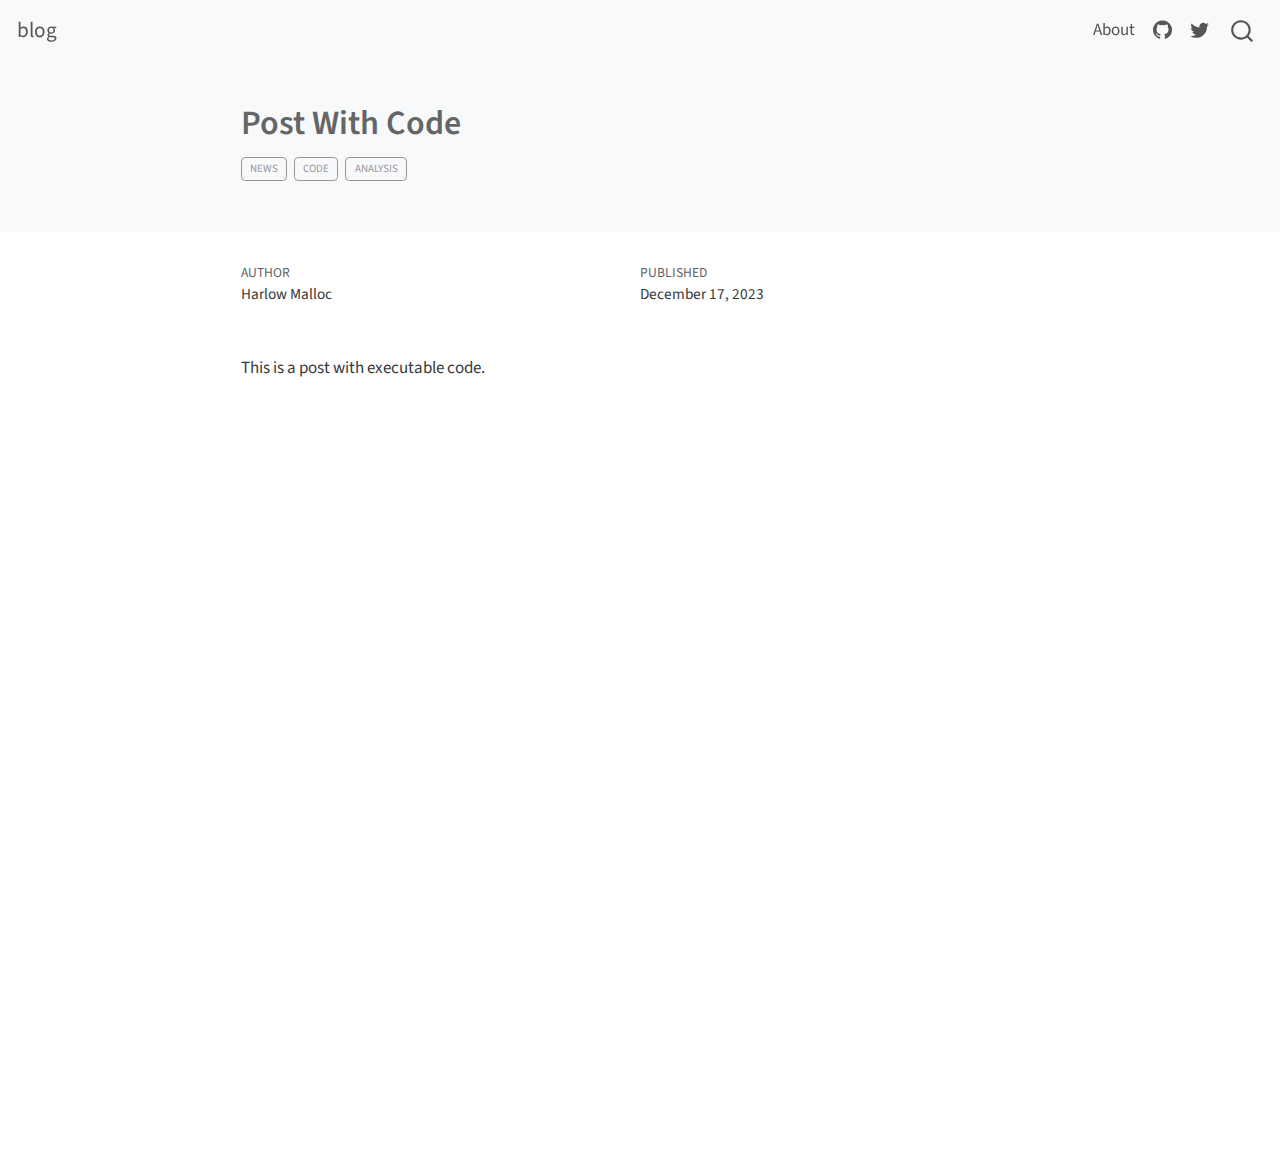
<file: docs/posts/post-with-code/index.html>
<!DOCTYPE html>
<html xmlns="http://www.w3.org/1999/xhtml" lang="en" xml:lang="en"><head>

<meta charset="utf-8">
<meta name="generator" content="quarto-1.3.450">

<meta name="viewport" content="width=device-width, initial-scale=1.0, user-scalable=yes">

<meta name="author" content="Harlow Malloc">
<meta name="dcterms.date" content="2023-12-17">

<title>blog - Post With Code</title>
<style>
code{white-space: pre-wrap;}
span.smallcaps{font-variant: small-caps;}
div.columns{display: flex; gap: min(4vw, 1.5em);}
div.column{flex: auto; overflow-x: auto;}
div.hanging-indent{margin-left: 1.5em; text-indent: -1.5em;}
ul.task-list{list-style: none;}
ul.task-list li input[type="checkbox"] {
  width: 0.8em;
  margin: 0 0.8em 0.2em -1em; /* quarto-specific, see https://github.com/quarto-dev/quarto-cli/issues/4556 */ 
  vertical-align: middle;
}
</style>


<script src="../../site_libs/quarto-nav/quarto-nav.js"></script>
<script src="../../site_libs/quarto-nav/headroom.min.js"></script>
<script src="../../site_libs/clipboard/clipboard.min.js"></script>
<script src="../../site_libs/quarto-search/autocomplete.umd.js"></script>
<script src="../../site_libs/quarto-search/fuse.min.js"></script>
<script src="../../site_libs/quarto-search/quarto-search.js"></script>
<meta name="quarto:offset" content="../../">
<script src="../../site_libs/quarto-html/quarto.js"></script>
<script src="../../site_libs/quarto-html/popper.min.js"></script>
<script src="../../site_libs/quarto-html/tippy.umd.min.js"></script>
<script src="../../site_libs/quarto-html/anchor.min.js"></script>
<link href="../../site_libs/quarto-html/tippy.css" rel="stylesheet">
<link href="../../site_libs/quarto-html/quarto-syntax-highlighting.css" rel="stylesheet" id="quarto-text-highlighting-styles">
<script src="../../site_libs/bootstrap/bootstrap.min.js"></script>
<link href="../../site_libs/bootstrap/bootstrap-icons.css" rel="stylesheet">
<link href="../../site_libs/bootstrap/bootstrap.min.css" rel="stylesheet" id="quarto-bootstrap" data-mode="light">
<script id="quarto-search-options" type="application/json">{
  "location": "navbar",
  "copy-button": false,
  "collapse-after": 3,
  "panel-placement": "end",
  "type": "overlay",
  "limit": 20,
  "language": {
    "search-no-results-text": "No results",
    "search-matching-documents-text": "matching documents",
    "search-copy-link-title": "Copy link to search",
    "search-hide-matches-text": "Hide additional matches",
    "search-more-match-text": "more match in this document",
    "search-more-matches-text": "more matches in this document",
    "search-clear-button-title": "Clear",
    "search-detached-cancel-button-title": "Cancel",
    "search-submit-button-title": "Submit",
    "search-label": "Search"
  }
}</script>


<link rel="stylesheet" href="../../styles.css">
</head>

<body class="nav-fixed fullcontent">

<div id="quarto-search-results"></div>
  <header id="quarto-header" class="headroom fixed-top">
    <nav class="navbar navbar-expand-lg navbar-dark ">
      <div class="navbar-container container-fluid">
      <div class="navbar-brand-container">
    <a class="navbar-brand" href="../../index.html">
    <span class="navbar-title">blog</span>
    </a>
  </div>
            <div id="quarto-search" class="" title="Search"></div>
          <button class="navbar-toggler" type="button" data-bs-toggle="collapse" data-bs-target="#navbarCollapse" aria-controls="navbarCollapse" aria-expanded="false" aria-label="Toggle navigation" onclick="if (window.quartoToggleHeadroom) { window.quartoToggleHeadroom(); }">
  <span class="navbar-toggler-icon"></span>
</button>
          <div class="collapse navbar-collapse" id="navbarCollapse">
            <ul class="navbar-nav navbar-nav-scroll ms-auto">
  <li class="nav-item">
    <a class="nav-link" href="../../about.html" rel="" target="">
 <span class="menu-text">About</span></a>
  </li>  
  <li class="nav-item compact">
    <a class="nav-link" href="https://github.com/" rel="" target=""><i class="bi bi-github" role="img">
</i> 
 <span class="menu-text"></span></a>
  </li>  
  <li class="nav-item compact">
    <a class="nav-link" href="https://twitter.com" rel="" target=""><i class="bi bi-twitter" role="img">
</i> 
 <span class="menu-text"></span></a>
  </li>  
</ul>
            <div class="quarto-navbar-tools">
</div>
          </div> <!-- /navcollapse -->
      </div> <!-- /container-fluid -->
    </nav>
</header>
<!-- content -->
<header id="title-block-header" class="quarto-title-block default page-columns page-full">
  <div class="quarto-title-banner page-columns page-full">
    <div class="quarto-title column-body">
      <h1 class="title">Post With Code</h1>
                                <div class="quarto-categories">
                <div class="quarto-category">news</div>
                <div class="quarto-category">code</div>
                <div class="quarto-category">analysis</div>
              </div>
                  </div>
  </div>
    
  
  <div class="quarto-title-meta">

      <div>
      <div class="quarto-title-meta-heading">Author</div>
      <div class="quarto-title-meta-contents">
               <p>Harlow Malloc </p>
            </div>
    </div>
      
      <div>
      <div class="quarto-title-meta-heading">Published</div>
      <div class="quarto-title-meta-contents">
        <p class="date">December 17, 2023</p>
      </div>
    </div>
    
      
    </div>
    
  
  </header><div id="quarto-content" class="quarto-container page-columns page-rows-contents page-layout-article page-navbar">
<!-- sidebar -->
<!-- margin-sidebar -->
    
<!-- main -->
<main class="content quarto-banner-title-block" id="quarto-document-content">




<p>This is a post with executable code.</p>



</main> <!-- /main -->
<script id="quarto-html-after-body" type="application/javascript">
window.document.addEventListener("DOMContentLoaded", function (event) {
  const toggleBodyColorMode = (bsSheetEl) => {
    const mode = bsSheetEl.getAttribute("data-mode");
    const bodyEl = window.document.querySelector("body");
    if (mode === "dark") {
      bodyEl.classList.add("quarto-dark");
      bodyEl.classList.remove("quarto-light");
    } else {
      bodyEl.classList.add("quarto-light");
      bodyEl.classList.remove("quarto-dark");
    }
  }
  const toggleBodyColorPrimary = () => {
    const bsSheetEl = window.document.querySelector("link#quarto-bootstrap");
    if (bsSheetEl) {
      toggleBodyColorMode(bsSheetEl);
    }
  }
  toggleBodyColorPrimary();  
  const icon = "";
  const anchorJS = new window.AnchorJS();
  anchorJS.options = {
    placement: 'right',
    icon: icon
  };
  anchorJS.add('.anchored');
  const isCodeAnnotation = (el) => {
    for (const clz of el.classList) {
      if (clz.startsWith('code-annotation-')) {                     
        return true;
      }
    }
    return false;
  }
  const clipboard = new window.ClipboardJS('.code-copy-button', {
    text: function(trigger) {
      const codeEl = trigger.previousElementSibling.cloneNode(true);
      for (const childEl of codeEl.children) {
        if (isCodeAnnotation(childEl)) {
          childEl.remove();
        }
      }
      return codeEl.innerText;
    }
  });
  clipboard.on('success', function(e) {
    // button target
    const button = e.trigger;
    // don't keep focus
    button.blur();
    // flash "checked"
    button.classList.add('code-copy-button-checked');
    var currentTitle = button.getAttribute("title");
    button.setAttribute("title", "Copied!");
    let tooltip;
    if (window.bootstrap) {
      button.setAttribute("data-bs-toggle", "tooltip");
      button.setAttribute("data-bs-placement", "left");
      button.setAttribute("data-bs-title", "Copied!");
      tooltip = new bootstrap.Tooltip(button, 
        { trigger: "manual", 
          customClass: "code-copy-button-tooltip",
          offset: [0, -8]});
      tooltip.show();    
    }
    setTimeout(function() {
      if (tooltip) {
        tooltip.hide();
        button.removeAttribute("data-bs-title");
        button.removeAttribute("data-bs-toggle");
        button.removeAttribute("data-bs-placement");
      }
      button.setAttribute("title", currentTitle);
      button.classList.remove('code-copy-button-checked');
    }, 1000);
    // clear code selection
    e.clearSelection();
  });
  function tippyHover(el, contentFn) {
    const config = {
      allowHTML: true,
      content: contentFn,
      maxWidth: 500,
      delay: 100,
      arrow: false,
      appendTo: function(el) {
          return el.parentElement;
      },
      interactive: true,
      interactiveBorder: 10,
      theme: 'quarto',
      placement: 'bottom-start'
    };
    window.tippy(el, config); 
  }
  const noterefs = window.document.querySelectorAll('a[role="doc-noteref"]');
  for (var i=0; i<noterefs.length; i++) {
    const ref = noterefs[i];
    tippyHover(ref, function() {
      // use id or data attribute instead here
      let href = ref.getAttribute('data-footnote-href') || ref.getAttribute('href');
      try { href = new URL(href).hash; } catch {}
      const id = href.replace(/^#\/?/, "");
      const note = window.document.getElementById(id);
      return note.innerHTML;
    });
  }
      let selectedAnnoteEl;
      const selectorForAnnotation = ( cell, annotation) => {
        let cellAttr = 'data-code-cell="' + cell + '"';
        let lineAttr = 'data-code-annotation="' +  annotation + '"';
        const selector = 'span[' + cellAttr + '][' + lineAttr + ']';
        return selector;
      }
      const selectCodeLines = (annoteEl) => {
        const doc = window.document;
        const targetCell = annoteEl.getAttribute("data-target-cell");
        const targetAnnotation = annoteEl.getAttribute("data-target-annotation");
        const annoteSpan = window.document.querySelector(selectorForAnnotation(targetCell, targetAnnotation));
        const lines = annoteSpan.getAttribute("data-code-lines").split(",");
        const lineIds = lines.map((line) => {
          return targetCell + "-" + line;
        })
        let top = null;
        let height = null;
        let parent = null;
        if (lineIds.length > 0) {
            //compute the position of the single el (top and bottom and make a div)
            const el = window.document.getElementById(lineIds[0]);
            top = el.offsetTop;
            height = el.offsetHeight;
            parent = el.parentElement.parentElement;
          if (lineIds.length > 1) {
            const lastEl = window.document.getElementById(lineIds[lineIds.length - 1]);
            const bottom = lastEl.offsetTop + lastEl.offsetHeight;
            height = bottom - top;
          }
          if (top !== null && height !== null && parent !== null) {
            // cook up a div (if necessary) and position it 
            let div = window.document.getElementById("code-annotation-line-highlight");
            if (div === null) {
              div = window.document.createElement("div");
              div.setAttribute("id", "code-annotation-line-highlight");
              div.style.position = 'absolute';
              parent.appendChild(div);
            }
            div.style.top = top - 2 + "px";
            div.style.height = height + 4 + "px";
            let gutterDiv = window.document.getElementById("code-annotation-line-highlight-gutter");
            if (gutterDiv === null) {
              gutterDiv = window.document.createElement("div");
              gutterDiv.setAttribute("id", "code-annotation-line-highlight-gutter");
              gutterDiv.style.position = 'absolute';
              const codeCell = window.document.getElementById(targetCell);
              const gutter = codeCell.querySelector('.code-annotation-gutter');
              gutter.appendChild(gutterDiv);
            }
            gutterDiv.style.top = top - 2 + "px";
            gutterDiv.style.height = height + 4 + "px";
          }
          selectedAnnoteEl = annoteEl;
        }
      };
      const unselectCodeLines = () => {
        const elementsIds = ["code-annotation-line-highlight", "code-annotation-line-highlight-gutter"];
        elementsIds.forEach((elId) => {
          const div = window.document.getElementById(elId);
          if (div) {
            div.remove();
          }
        });
        selectedAnnoteEl = undefined;
      };
      // Attach click handler to the DT
      const annoteDls = window.document.querySelectorAll('dt[data-target-cell]');
      for (const annoteDlNode of annoteDls) {
        annoteDlNode.addEventListener('click', (event) => {
          const clickedEl = event.target;
          if (clickedEl !== selectedAnnoteEl) {
            unselectCodeLines();
            const activeEl = window.document.querySelector('dt[data-target-cell].code-annotation-active');
            if (activeEl) {
              activeEl.classList.remove('code-annotation-active');
            }
            selectCodeLines(clickedEl);
            clickedEl.classList.add('code-annotation-active');
          } else {
            // Unselect the line
            unselectCodeLines();
            clickedEl.classList.remove('code-annotation-active');
          }
        });
      }
  const findCites = (el) => {
    const parentEl = el.parentElement;
    if (parentEl) {
      const cites = parentEl.dataset.cites;
      if (cites) {
        return {
          el,
          cites: cites.split(' ')
        };
      } else {
        return findCites(el.parentElement)
      }
    } else {
      return undefined;
    }
  };
  var bibliorefs = window.document.querySelectorAll('a[role="doc-biblioref"]');
  for (var i=0; i<bibliorefs.length; i++) {
    const ref = bibliorefs[i];
    const citeInfo = findCites(ref);
    if (citeInfo) {
      tippyHover(citeInfo.el, function() {
        var popup = window.document.createElement('div');
        citeInfo.cites.forEach(function(cite) {
          var citeDiv = window.document.createElement('div');
          citeDiv.classList.add('hanging-indent');
          citeDiv.classList.add('csl-entry');
          var biblioDiv = window.document.getElementById('ref-' + cite);
          if (biblioDiv) {
            citeDiv.innerHTML = biblioDiv.innerHTML;
          }
          popup.appendChild(citeDiv);
        });
        return popup.innerHTML;
      });
    }
  }
});
</script>
</div> <!-- /content -->



</body></html>
</file>
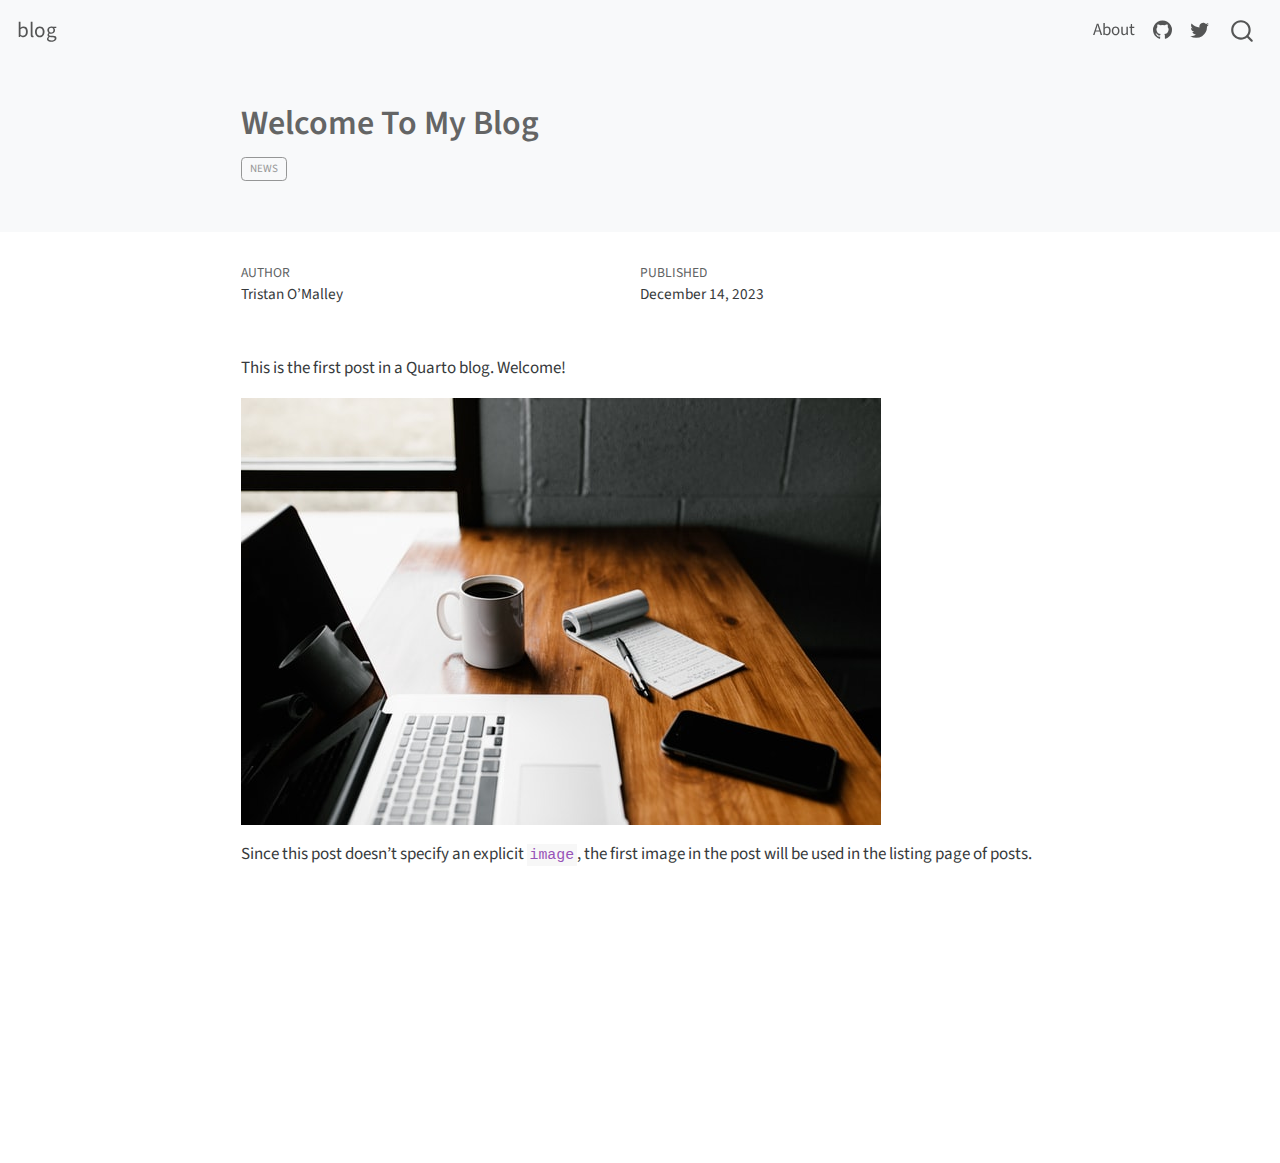
<file: docs/posts/welcome/index.html>
<!DOCTYPE html>
<html xmlns="http://www.w3.org/1999/xhtml" lang="en" xml:lang="en"><head>

<meta charset="utf-8">
<meta name="generator" content="quarto-1.3.450">

<meta name="viewport" content="width=device-width, initial-scale=1.0, user-scalable=yes">

<meta name="author" content="Tristan O’Malley">
<meta name="dcterms.date" content="2023-12-14">

<title>blog - Welcome To My Blog</title>
<style>
code{white-space: pre-wrap;}
span.smallcaps{font-variant: small-caps;}
div.columns{display: flex; gap: min(4vw, 1.5em);}
div.column{flex: auto; overflow-x: auto;}
div.hanging-indent{margin-left: 1.5em; text-indent: -1.5em;}
ul.task-list{list-style: none;}
ul.task-list li input[type="checkbox"] {
  width: 0.8em;
  margin: 0 0.8em 0.2em -1em; /* quarto-specific, see https://github.com/quarto-dev/quarto-cli/issues/4556 */ 
  vertical-align: middle;
}
</style>


<script src="../../site_libs/quarto-nav/quarto-nav.js"></script>
<script src="../../site_libs/quarto-nav/headroom.min.js"></script>
<script src="../../site_libs/clipboard/clipboard.min.js"></script>
<script src="../../site_libs/quarto-search/autocomplete.umd.js"></script>
<script src="../../site_libs/quarto-search/fuse.min.js"></script>
<script src="../../site_libs/quarto-search/quarto-search.js"></script>
<meta name="quarto:offset" content="../../">
<script src="../../site_libs/quarto-html/quarto.js"></script>
<script src="../../site_libs/quarto-html/popper.min.js"></script>
<script src="../../site_libs/quarto-html/tippy.umd.min.js"></script>
<script src="../../site_libs/quarto-html/anchor.min.js"></script>
<link href="../../site_libs/quarto-html/tippy.css" rel="stylesheet">
<link href="../../site_libs/quarto-html/quarto-syntax-highlighting.css" rel="stylesheet" id="quarto-text-highlighting-styles">
<script src="../../site_libs/bootstrap/bootstrap.min.js"></script>
<link href="../../site_libs/bootstrap/bootstrap-icons.css" rel="stylesheet">
<link href="../../site_libs/bootstrap/bootstrap.min.css" rel="stylesheet" id="quarto-bootstrap" data-mode="light">
<script id="quarto-search-options" type="application/json">{
  "location": "navbar",
  "copy-button": false,
  "collapse-after": 3,
  "panel-placement": "end",
  "type": "overlay",
  "limit": 20,
  "language": {
    "search-no-results-text": "No results",
    "search-matching-documents-text": "matching documents",
    "search-copy-link-title": "Copy link to search",
    "search-hide-matches-text": "Hide additional matches",
    "search-more-match-text": "more match in this document",
    "search-more-matches-text": "more matches in this document",
    "search-clear-button-title": "Clear",
    "search-detached-cancel-button-title": "Cancel",
    "search-submit-button-title": "Submit",
    "search-label": "Search"
  }
}</script>


<link rel="stylesheet" href="../../styles.css">
</head>

<body class="nav-fixed fullcontent">

<div id="quarto-search-results"></div>
  <header id="quarto-header" class="headroom fixed-top">
    <nav class="navbar navbar-expand-lg navbar-dark ">
      <div class="navbar-container container-fluid">
      <div class="navbar-brand-container">
    <a class="navbar-brand" href="../../index.html">
    <span class="navbar-title">blog</span>
    </a>
  </div>
            <div id="quarto-search" class="" title="Search"></div>
          <button class="navbar-toggler" type="button" data-bs-toggle="collapse" data-bs-target="#navbarCollapse" aria-controls="navbarCollapse" aria-expanded="false" aria-label="Toggle navigation" onclick="if (window.quartoToggleHeadroom) { window.quartoToggleHeadroom(); }">
  <span class="navbar-toggler-icon"></span>
</button>
          <div class="collapse navbar-collapse" id="navbarCollapse">
            <ul class="navbar-nav navbar-nav-scroll ms-auto">
  <li class="nav-item">
    <a class="nav-link" href="../../about.html" rel="" target="">
 <span class="menu-text">About</span></a>
  </li>  
  <li class="nav-item compact">
    <a class="nav-link" href="https://github.com/" rel="" target=""><i class="bi bi-github" role="img">
</i> 
 <span class="menu-text"></span></a>
  </li>  
  <li class="nav-item compact">
    <a class="nav-link" href="https://twitter.com" rel="" target=""><i class="bi bi-twitter" role="img">
</i> 
 <span class="menu-text"></span></a>
  </li>  
</ul>
            <div class="quarto-navbar-tools">
</div>
          </div> <!-- /navcollapse -->
      </div> <!-- /container-fluid -->
    </nav>
</header>
<!-- content -->
<header id="title-block-header" class="quarto-title-block default page-columns page-full">
  <div class="quarto-title-banner page-columns page-full">
    <div class="quarto-title column-body">
      <h1 class="title">Welcome To My Blog</h1>
                                <div class="quarto-categories">
                <div class="quarto-category">news</div>
              </div>
                  </div>
  </div>
    
  
  <div class="quarto-title-meta">

      <div>
      <div class="quarto-title-meta-heading">Author</div>
      <div class="quarto-title-meta-contents">
               <p>Tristan O’Malley </p>
            </div>
    </div>
      
      <div>
      <div class="quarto-title-meta-heading">Published</div>
      <div class="quarto-title-meta-contents">
        <p class="date">December 14, 2023</p>
      </div>
    </div>
    
      
    </div>
    
  
  </header><div id="quarto-content" class="quarto-container page-columns page-rows-contents page-layout-article page-navbar">
<!-- sidebar -->
<!-- margin-sidebar -->
    
<!-- main -->
<main class="content quarto-banner-title-block" id="quarto-document-content">




<p>This is the first post in a Quarto blog. Welcome!</p>
<p><img src="thumbnail.jpg" class="img-fluid"></p>
<p>Since this post doesn’t specify an explicit <code>image</code>, the first image in the post will be used in the listing page of posts.</p>



</main> <!-- /main -->
<script id="quarto-html-after-body" type="application/javascript">
window.document.addEventListener("DOMContentLoaded", function (event) {
  const toggleBodyColorMode = (bsSheetEl) => {
    const mode = bsSheetEl.getAttribute("data-mode");
    const bodyEl = window.document.querySelector("body");
    if (mode === "dark") {
      bodyEl.classList.add("quarto-dark");
      bodyEl.classList.remove("quarto-light");
    } else {
      bodyEl.classList.add("quarto-light");
      bodyEl.classList.remove("quarto-dark");
    }
  }
  const toggleBodyColorPrimary = () => {
    const bsSheetEl = window.document.querySelector("link#quarto-bootstrap");
    if (bsSheetEl) {
      toggleBodyColorMode(bsSheetEl);
    }
  }
  toggleBodyColorPrimary();  
  const icon = "";
  const anchorJS = new window.AnchorJS();
  anchorJS.options = {
    placement: 'right',
    icon: icon
  };
  anchorJS.add('.anchored');
  const isCodeAnnotation = (el) => {
    for (const clz of el.classList) {
      if (clz.startsWith('code-annotation-')) {                     
        return true;
      }
    }
    return false;
  }
  const clipboard = new window.ClipboardJS('.code-copy-button', {
    text: function(trigger) {
      const codeEl = trigger.previousElementSibling.cloneNode(true);
      for (const childEl of codeEl.children) {
        if (isCodeAnnotation(childEl)) {
          childEl.remove();
        }
      }
      return codeEl.innerText;
    }
  });
  clipboard.on('success', function(e) {
    // button target
    const button = e.trigger;
    // don't keep focus
    button.blur();
    // flash "checked"
    button.classList.add('code-copy-button-checked');
    var currentTitle = button.getAttribute("title");
    button.setAttribute("title", "Copied!");
    let tooltip;
    if (window.bootstrap) {
      button.setAttribute("data-bs-toggle", "tooltip");
      button.setAttribute("data-bs-placement", "left");
      button.setAttribute("data-bs-title", "Copied!");
      tooltip = new bootstrap.Tooltip(button, 
        { trigger: "manual", 
          customClass: "code-copy-button-tooltip",
          offset: [0, -8]});
      tooltip.show();    
    }
    setTimeout(function() {
      if (tooltip) {
        tooltip.hide();
        button.removeAttribute("data-bs-title");
        button.removeAttribute("data-bs-toggle");
        button.removeAttribute("data-bs-placement");
      }
      button.setAttribute("title", currentTitle);
      button.classList.remove('code-copy-button-checked');
    }, 1000);
    // clear code selection
    e.clearSelection();
  });
  function tippyHover(el, contentFn) {
    const config = {
      allowHTML: true,
      content: contentFn,
      maxWidth: 500,
      delay: 100,
      arrow: false,
      appendTo: function(el) {
          return el.parentElement;
      },
      interactive: true,
      interactiveBorder: 10,
      theme: 'quarto',
      placement: 'bottom-start'
    };
    window.tippy(el, config); 
  }
  const noterefs = window.document.querySelectorAll('a[role="doc-noteref"]');
  for (var i=0; i<noterefs.length; i++) {
    const ref = noterefs[i];
    tippyHover(ref, function() {
      // use id or data attribute instead here
      let href = ref.getAttribute('data-footnote-href') || ref.getAttribute('href');
      try { href = new URL(href).hash; } catch {}
      const id = href.replace(/^#\/?/, "");
      const note = window.document.getElementById(id);
      return note.innerHTML;
    });
  }
      let selectedAnnoteEl;
      const selectorForAnnotation = ( cell, annotation) => {
        let cellAttr = 'data-code-cell="' + cell + '"';
        let lineAttr = 'data-code-annotation="' +  annotation + '"';
        const selector = 'span[' + cellAttr + '][' + lineAttr + ']';
        return selector;
      }
      const selectCodeLines = (annoteEl) => {
        const doc = window.document;
        const targetCell = annoteEl.getAttribute("data-target-cell");
        const targetAnnotation = annoteEl.getAttribute("data-target-annotation");
        const annoteSpan = window.document.querySelector(selectorForAnnotation(targetCell, targetAnnotation));
        const lines = annoteSpan.getAttribute("data-code-lines").split(",");
        const lineIds = lines.map((line) => {
          return targetCell + "-" + line;
        })
        let top = null;
        let height = null;
        let parent = null;
        if (lineIds.length > 0) {
            //compute the position of the single el (top and bottom and make a div)
            const el = window.document.getElementById(lineIds[0]);
            top = el.offsetTop;
            height = el.offsetHeight;
            parent = el.parentElement.parentElement;
          if (lineIds.length > 1) {
            const lastEl = window.document.getElementById(lineIds[lineIds.length - 1]);
            const bottom = lastEl.offsetTop + lastEl.offsetHeight;
            height = bottom - top;
          }
          if (top !== null && height !== null && parent !== null) {
            // cook up a div (if necessary) and position it 
            let div = window.document.getElementById("code-annotation-line-highlight");
            if (div === null) {
              div = window.document.createElement("div");
              div.setAttribute("id", "code-annotation-line-highlight");
              div.style.position = 'absolute';
              parent.appendChild(div);
            }
            div.style.top = top - 2 + "px";
            div.style.height = height + 4 + "px";
            let gutterDiv = window.document.getElementById("code-annotation-line-highlight-gutter");
            if (gutterDiv === null) {
              gutterDiv = window.document.createElement("div");
              gutterDiv.setAttribute("id", "code-annotation-line-highlight-gutter");
              gutterDiv.style.position = 'absolute';
              const codeCell = window.document.getElementById(targetCell);
              const gutter = codeCell.querySelector('.code-annotation-gutter');
              gutter.appendChild(gutterDiv);
            }
            gutterDiv.style.top = top - 2 + "px";
            gutterDiv.style.height = height + 4 + "px";
          }
          selectedAnnoteEl = annoteEl;
        }
      };
      const unselectCodeLines = () => {
        const elementsIds = ["code-annotation-line-highlight", "code-annotation-line-highlight-gutter"];
        elementsIds.forEach((elId) => {
          const div = window.document.getElementById(elId);
          if (div) {
            div.remove();
          }
        });
        selectedAnnoteEl = undefined;
      };
      // Attach click handler to the DT
      const annoteDls = window.document.querySelectorAll('dt[data-target-cell]');
      for (const annoteDlNode of annoteDls) {
        annoteDlNode.addEventListener('click', (event) => {
          const clickedEl = event.target;
          if (clickedEl !== selectedAnnoteEl) {
            unselectCodeLines();
            const activeEl = window.document.querySelector('dt[data-target-cell].code-annotation-active');
            if (activeEl) {
              activeEl.classList.remove('code-annotation-active');
            }
            selectCodeLines(clickedEl);
            clickedEl.classList.add('code-annotation-active');
          } else {
            // Unselect the line
            unselectCodeLines();
            clickedEl.classList.remove('code-annotation-active');
          }
        });
      }
  const findCites = (el) => {
    const parentEl = el.parentElement;
    if (parentEl) {
      const cites = parentEl.dataset.cites;
      if (cites) {
        return {
          el,
          cites: cites.split(' ')
        };
      } else {
        return findCites(el.parentElement)
      }
    } else {
      return undefined;
    }
  };
  var bibliorefs = window.document.querySelectorAll('a[role="doc-biblioref"]');
  for (var i=0; i<bibliorefs.length; i++) {
    const ref = bibliorefs[i];
    const citeInfo = findCites(ref);
    if (citeInfo) {
      tippyHover(citeInfo.el, function() {
        var popup = window.document.createElement('div');
        citeInfo.cites.forEach(function(cite) {
          var citeDiv = window.document.createElement('div');
          citeDiv.classList.add('hanging-indent');
          citeDiv.classList.add('csl-entry');
          var biblioDiv = window.document.getElementById('ref-' + cite);
          if (biblioDiv) {
            citeDiv.innerHTML = biblioDiv.innerHTML;
          }
          popup.appendChild(citeDiv);
        });
        return popup.innerHTML;
      });
    }
  }
});
</script>
</div> <!-- /content -->



</body></html>
</file>
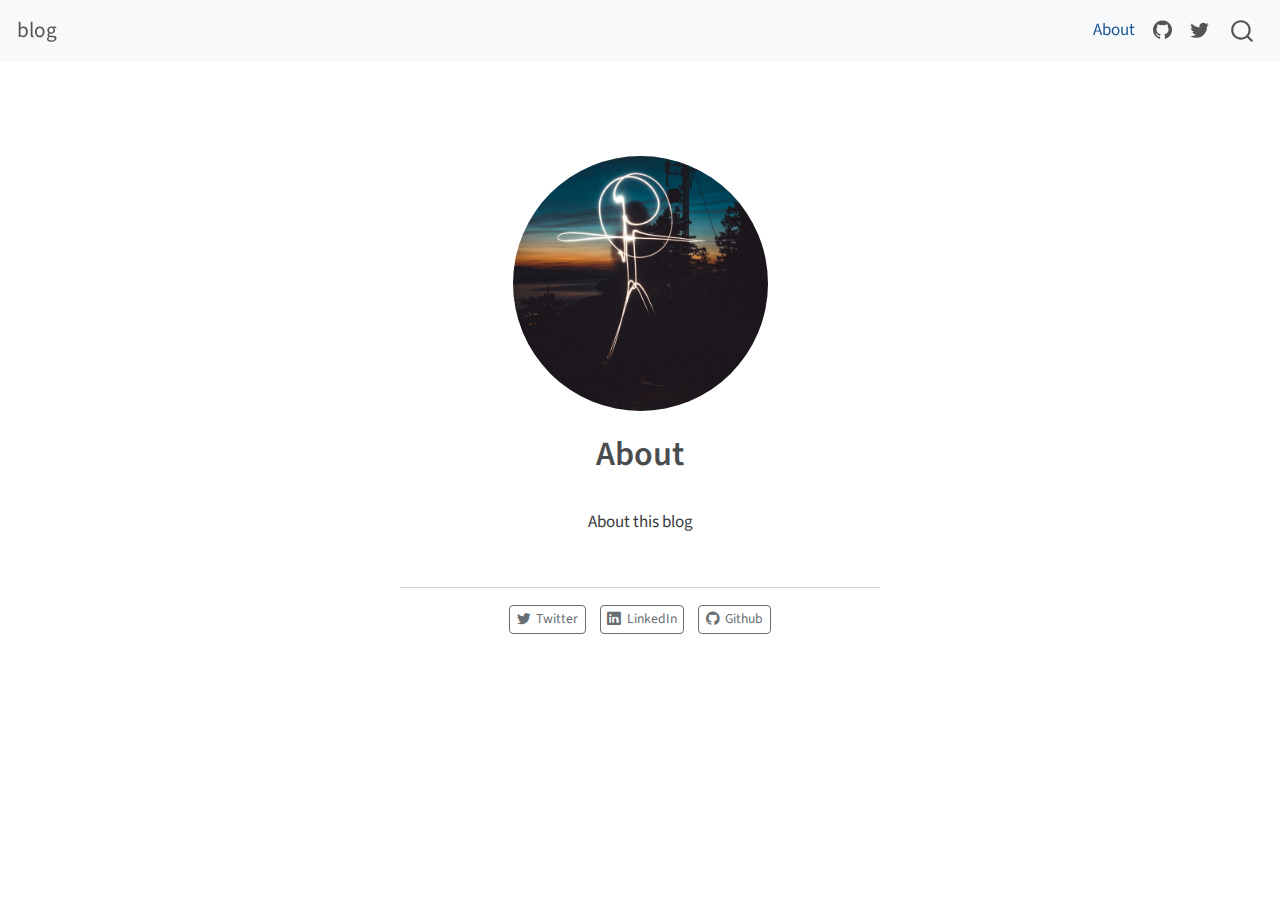
<file: docs/about.html>
<!DOCTYPE html>
<html xmlns="http://www.w3.org/1999/xhtml" lang="en" xml:lang="en"><head>

<meta charset="utf-8">
<meta name="generator" content="quarto-1.3.450">

<meta name="viewport" content="width=device-width, initial-scale=1.0, user-scalable=yes">


<title>blog - About</title>
<style>
code{white-space: pre-wrap;}
span.smallcaps{font-variant: small-caps;}
div.columns{display: flex; gap: min(4vw, 1.5em);}
div.column{flex: auto; overflow-x: auto;}
div.hanging-indent{margin-left: 1.5em; text-indent: -1.5em;}
ul.task-list{list-style: none;}
ul.task-list li input[type="checkbox"] {
  width: 0.8em;
  margin: 0 0.8em 0.2em -1em; /* quarto-specific, see https://github.com/quarto-dev/quarto-cli/issues/4556 */ 
  vertical-align: middle;
}
</style>


<script src="site_libs/quarto-nav/quarto-nav.js"></script>
<script src="site_libs/quarto-nav/headroom.min.js"></script>
<script src="site_libs/clipboard/clipboard.min.js"></script>
<script src="site_libs/quarto-search/autocomplete.umd.js"></script>
<script src="site_libs/quarto-search/fuse.min.js"></script>
<script src="site_libs/quarto-search/quarto-search.js"></script>
<meta name="quarto:offset" content="./">
<script src="site_libs/quarto-html/quarto.js"></script>
<script src="site_libs/quarto-html/popper.min.js"></script>
<script src="site_libs/quarto-html/tippy.umd.min.js"></script>
<link href="site_libs/quarto-html/tippy.css" rel="stylesheet">
<link href="site_libs/quarto-html/quarto-syntax-highlighting.css" rel="stylesheet" id="quarto-text-highlighting-styles">
<script src="site_libs/bootstrap/bootstrap.min.js"></script>
<link href="site_libs/bootstrap/bootstrap-icons.css" rel="stylesheet">
<link href="site_libs/bootstrap/bootstrap.min.css" rel="stylesheet" id="quarto-bootstrap" data-mode="light">
<script id="quarto-search-options" type="application/json">{
  "location": "navbar",
  "copy-button": false,
  "collapse-after": 3,
  "panel-placement": "end",
  "type": "overlay",
  "limit": 20,
  "language": {
    "search-no-results-text": "No results",
    "search-matching-documents-text": "matching documents",
    "search-copy-link-title": "Copy link to search",
    "search-hide-matches-text": "Hide additional matches",
    "search-more-match-text": "more match in this document",
    "search-more-matches-text": "more matches in this document",
    "search-clear-button-title": "Clear",
    "search-detached-cancel-button-title": "Cancel",
    "search-submit-button-title": "Submit",
    "search-label": "Search"
  }
}</script>


<link rel="stylesheet" href="styles.css">
</head>

<body class="nav-fixed fullcontent">

<div id="quarto-search-results"></div>
  <header id="quarto-header" class="headroom fixed-top">
    <nav class="navbar navbar-expand-lg navbar-dark ">
      <div class="navbar-container container-fluid">
      <div class="navbar-brand-container">
    <a class="navbar-brand" href="./index.html">
    <span class="navbar-title">blog</span>
    </a>
  </div>
            <div id="quarto-search" class="" title="Search"></div>
          <button class="navbar-toggler" type="button" data-bs-toggle="collapse" data-bs-target="#navbarCollapse" aria-controls="navbarCollapse" aria-expanded="false" aria-label="Toggle navigation" onclick="if (window.quartoToggleHeadroom) { window.quartoToggleHeadroom(); }">
  <span class="navbar-toggler-icon"></span>
</button>
          <div class="collapse navbar-collapse" id="navbarCollapse">
            <ul class="navbar-nav navbar-nav-scroll ms-auto">
  <li class="nav-item">
    <a class="nav-link active" href="./about.html" rel="" target="" aria-current="page">
 <span class="menu-text">About</span></a>
  </li>  
  <li class="nav-item compact">
    <a class="nav-link" href="https://github.com/" rel="" target=""><i class="bi bi-github" role="img">
</i> 
 <span class="menu-text"></span></a>
  </li>  
  <li class="nav-item compact">
    <a class="nav-link" href="https://twitter.com" rel="" target=""><i class="bi bi-twitter" role="img">
</i> 
 <span class="menu-text"></span></a>
  </li>  
</ul>
            <div class="quarto-navbar-tools">
</div>
          </div> <!-- /navcollapse -->
      </div> <!-- /container-fluid -->
    </nav>
</header>
<!-- content -->
<div id="quarto-content" class="quarto-container page-columns page-rows-contents page-layout-article page-navbar">
<!-- sidebar -->
<!-- margin-sidebar -->
    
<!-- main -->
<div class="quarto-about-jolla">
  <img src="profile.jpg" class="about-image
  round " style="height: 15em; width: 15em;">
 <header id="title-block-header" class="quarto-title-block default">
<div class="quarto-title">
<h1 class="title">About</h1>
</div>
<div class="quarto-title-meta">
  </div>
</header><main class="content" id="quarto-document-content">
<p>About this blog</p>


</main> 
  <hr class="about-sep">
   <div class="about-links">
  <a href="https://twitter.com" class="about-link" rel="" target="">
    <i class="bi bi-twitter"></i>
     <span class="about-link-text">Twitter</span>
  </a>
  <a href="https://linkedin.com" class="about-link" rel="" target="">
    <i class="bi bi-linkedin"></i>
     <span class="about-link-text">LinkedIn</span>
  </a>
  <a href="https://github.com" class="about-link" rel="" target="">
    <i class="bi bi-github"></i>
     <span class="about-link-text">Github</span>
  </a>
</div>
</div>
 <!-- /main -->
<script id="quarto-html-after-body" type="application/javascript">
window.document.addEventListener("DOMContentLoaded", function (event) {
  const toggleBodyColorMode = (bsSheetEl) => {
    const mode = bsSheetEl.getAttribute("data-mode");
    const bodyEl = window.document.querySelector("body");
    if (mode === "dark") {
      bodyEl.classList.add("quarto-dark");
      bodyEl.classList.remove("quarto-light");
    } else {
      bodyEl.classList.add("quarto-light");
      bodyEl.classList.remove("quarto-dark");
    }
  }
  const toggleBodyColorPrimary = () => {
    const bsSheetEl = window.document.querySelector("link#quarto-bootstrap");
    if (bsSheetEl) {
      toggleBodyColorMode(bsSheetEl);
    }
  }
  toggleBodyColorPrimary();  
  const isCodeAnnotation = (el) => {
    for (const clz of el.classList) {
      if (clz.startsWith('code-annotation-')) {                     
        return true;
      }
    }
    return false;
  }
  const clipboard = new window.ClipboardJS('.code-copy-button', {
    text: function(trigger) {
      const codeEl = trigger.previousElementSibling.cloneNode(true);
      for (const childEl of codeEl.children) {
        if (isCodeAnnotation(childEl)) {
          childEl.remove();
        }
      }
      return codeEl.innerText;
    }
  });
  clipboard.on('success', function(e) {
    // button target
    const button = e.trigger;
    // don't keep focus
    button.blur();
    // flash "checked"
    button.classList.add('code-copy-button-checked');
    var currentTitle = button.getAttribute("title");
    button.setAttribute("title", "Copied!");
    let tooltip;
    if (window.bootstrap) {
      button.setAttribute("data-bs-toggle", "tooltip");
      button.setAttribute("data-bs-placement", "left");
      button.setAttribute("data-bs-title", "Copied!");
      tooltip = new bootstrap.Tooltip(button, 
        { trigger: "manual", 
          customClass: "code-copy-button-tooltip",
          offset: [0, -8]});
      tooltip.show();    
    }
    setTimeout(function() {
      if (tooltip) {
        tooltip.hide();
        button.removeAttribute("data-bs-title");
        button.removeAttribute("data-bs-toggle");
        button.removeAttribute("data-bs-placement");
      }
      button.setAttribute("title", currentTitle);
      button.classList.remove('code-copy-button-checked');
    }, 1000);
    // clear code selection
    e.clearSelection();
  });
  function tippyHover(el, contentFn) {
    const config = {
      allowHTML: true,
      content: contentFn,
      maxWidth: 500,
      delay: 100,
      arrow: false,
      appendTo: function(el) {
          return el.parentElement;
      },
      interactive: true,
      interactiveBorder: 10,
      theme: 'quarto',
      placement: 'bottom-start'
    };
    window.tippy(el, config); 
  }
  const noterefs = window.document.querySelectorAll('a[role="doc-noteref"]');
  for (var i=0; i<noterefs.length; i++) {
    const ref = noterefs[i];
    tippyHover(ref, function() {
      // use id or data attribute instead here
      let href = ref.getAttribute('data-footnote-href') || ref.getAttribute('href');
      try { href = new URL(href).hash; } catch {}
      const id = href.replace(/^#\/?/, "");
      const note = window.document.getElementById(id);
      return note.innerHTML;
    });
  }
      let selectedAnnoteEl;
      const selectorForAnnotation = ( cell, annotation) => {
        let cellAttr = 'data-code-cell="' + cell + '"';
        let lineAttr = 'data-code-annotation="' +  annotation + '"';
        const selector = 'span[' + cellAttr + '][' + lineAttr + ']';
        return selector;
      }
      const selectCodeLines = (annoteEl) => {
        const doc = window.document;
        const targetCell = annoteEl.getAttribute("data-target-cell");
        const targetAnnotation = annoteEl.getAttribute("data-target-annotation");
        const annoteSpan = window.document.querySelector(selectorForAnnotation(targetCell, targetAnnotation));
        const lines = annoteSpan.getAttribute("data-code-lines").split(",");
        const lineIds = lines.map((line) => {
          return targetCell + "-" + line;
        })
        let top = null;
        let height = null;
        let parent = null;
        if (lineIds.length > 0) {
            //compute the position of the single el (top and bottom and make a div)
            const el = window.document.getElementById(lineIds[0]);
            top = el.offsetTop;
            height = el.offsetHeight;
            parent = el.parentElement.parentElement;
          if (lineIds.length > 1) {
            const lastEl = window.document.getElementById(lineIds[lineIds.length - 1]);
            const bottom = lastEl.offsetTop + lastEl.offsetHeight;
            height = bottom - top;
          }
          if (top !== null && height !== null && parent !== null) {
            // cook up a div (if necessary) and position it 
            let div = window.document.getElementById("code-annotation-line-highlight");
            if (div === null) {
              div = window.document.createElement("div");
              div.setAttribute("id", "code-annotation-line-highlight");
              div.style.position = 'absolute';
              parent.appendChild(div);
            }
            div.style.top = top - 2 + "px";
            div.style.height = height + 4 + "px";
            let gutterDiv = window.document.getElementById("code-annotation-line-highlight-gutter");
            if (gutterDiv === null) {
              gutterDiv = window.document.createElement("div");
              gutterDiv.setAttribute("id", "code-annotation-line-highlight-gutter");
              gutterDiv.style.position = 'absolute';
              const codeCell = window.document.getElementById(targetCell);
              const gutter = codeCell.querySelector('.code-annotation-gutter');
              gutter.appendChild(gutterDiv);
            }
            gutterDiv.style.top = top - 2 + "px";
            gutterDiv.style.height = height + 4 + "px";
          }
          selectedAnnoteEl = annoteEl;
        }
      };
      const unselectCodeLines = () => {
        const elementsIds = ["code-annotation-line-highlight", "code-annotation-line-highlight-gutter"];
        elementsIds.forEach((elId) => {
          const div = window.document.getElementById(elId);
          if (div) {
            div.remove();
          }
        });
        selectedAnnoteEl = undefined;
      };
      // Attach click handler to the DT
      const annoteDls = window.document.querySelectorAll('dt[data-target-cell]');
      for (const annoteDlNode of annoteDls) {
        annoteDlNode.addEventListener('click', (event) => {
          const clickedEl = event.target;
          if (clickedEl !== selectedAnnoteEl) {
            unselectCodeLines();
            const activeEl = window.document.querySelector('dt[data-target-cell].code-annotation-active');
            if (activeEl) {
              activeEl.classList.remove('code-annotation-active');
            }
            selectCodeLines(clickedEl);
            clickedEl.classList.add('code-annotation-active');
          } else {
            // Unselect the line
            unselectCodeLines();
            clickedEl.classList.remove('code-annotation-active');
          }
        });
      }
  const findCites = (el) => {
    const parentEl = el.parentElement;
    if (parentEl) {
      const cites = parentEl.dataset.cites;
      if (cites) {
        return {
          el,
          cites: cites.split(' ')
        };
      } else {
        return findCites(el.parentElement)
      }
    } else {
      return undefined;
    }
  };
  var bibliorefs = window.document.querySelectorAll('a[role="doc-biblioref"]');
  for (var i=0; i<bibliorefs.length; i++) {
    const ref = bibliorefs[i];
    const citeInfo = findCites(ref);
    if (citeInfo) {
      tippyHover(citeInfo.el, function() {
        var popup = window.document.createElement('div');
        citeInfo.cites.forEach(function(cite) {
          var citeDiv = window.document.createElement('div');
          citeDiv.classList.add('hanging-indent');
          citeDiv.classList.add('csl-entry');
          var biblioDiv = window.document.getElementById('ref-' + cite);
          if (biblioDiv) {
            citeDiv.innerHTML = biblioDiv.innerHTML;
          }
          popup.appendChild(citeDiv);
        });
        return popup.innerHTML;
      });
    }
  }
});
</script>
</div> <!-- /content -->



</body></html>
</file>
<file: docs/site_libs/quarto-html/tippy.css>
.tippy-box[data-animation=fade][data-state=hidden]{opacity:0}[data-tippy-root]{max-width:calc(100vw - 10px)}.tippy-box{position:relative;background-color:#333;color:#fff;border-radius:4px;font-size:14px;line-height:1.4;white-space:normal;outline:0;transition-property:transform,visibility,opacity}.tippy-box[data-placement^=top]>.tippy-arrow{bottom:0}.tippy-box[data-placement^=top]>.tippy-arrow:before{bottom:-7px;left:0;border-width:8px 8px 0;border-top-color:initial;transform-origin:center top}.tippy-box[data-placement^=bottom]>.tippy-arrow{top:0}.tippy-box[data-placement^=bottom]>.tippy-arrow:before{top:-7px;left:0;border-width:0 8px 8px;border-bottom-color:initial;transform-origin:center bottom}.tippy-box[data-placement^=left]>.tippy-arrow{right:0}.tippy-box[data-placement^=left]>.tippy-arrow:before{border-width:8px 0 8px 8px;border-left-color:initial;right:-7px;transform-origin:center left}.tippy-box[data-placement^=right]>.tippy-arrow{left:0}.tippy-box[data-placement^=right]>.tippy-arrow:before{left:-7px;border-width:8px 8px 8px 0;border-right-color:initial;transform-origin:center right}.tippy-box[data-inertia][data-state=visible]{transition-timing-function:cubic-bezier(.54,1.5,.38,1.11)}.tippy-arrow{width:16px;height:16px;color:#333}.tippy-arrow:before{content:"";position:absolute;border-color:transparent;border-style:solid}.tippy-content{position:relative;padding:5px 9px;z-index:1}
</file>
<file: docs/site_libs/quarto-html/quarto-syntax-highlighting.css>
/* quarto syntax highlight colors */
:root {
  --quarto-hl-ot-color: #003B4F;
  --quarto-hl-at-color: #657422;
  --quarto-hl-ss-color: #20794D;
  --quarto-hl-an-color: #5E5E5E;
  --quarto-hl-fu-color: #4758AB;
  --quarto-hl-st-color: #20794D;
  --quarto-hl-cf-color: #003B4F;
  --quarto-hl-op-color: #5E5E5E;
  --quarto-hl-er-color: #AD0000;
  --quarto-hl-bn-color: #AD0000;
  --quarto-hl-al-color: #AD0000;
  --quarto-hl-va-color: #111111;
  --quarto-hl-bu-color: inherit;
  --quarto-hl-ex-color: inherit;
  --quarto-hl-pp-color: #AD0000;
  --quarto-hl-in-color: #5E5E5E;
  --quarto-hl-vs-color: #20794D;
  --quarto-hl-wa-color: #5E5E5E;
  --quarto-hl-do-color: #5E5E5E;
  --quarto-hl-im-color: #00769E;
  --quarto-hl-ch-color: #20794D;
  --quarto-hl-dt-color: #AD0000;
  --quarto-hl-fl-color: #AD0000;
  --quarto-hl-co-color: #5E5E5E;
  --quarto-hl-cv-color: #5E5E5E;
  --quarto-hl-cn-color: #8f5902;
  --quarto-hl-sc-color: #5E5E5E;
  --quarto-hl-dv-color: #AD0000;
  --quarto-hl-kw-color: #003B4F;
}

/* other quarto variables */
:root {
  --quarto-font-monospace: SFMono-Regular, Menlo, Monaco, Consolas, "Liberation Mono", "Courier New", monospace;
}

pre > code.sourceCode > span {
  color: #003B4F;
}

code span {
  color: #003B4F;
}

code.sourceCode > span {
  color: #003B4F;
}

div.sourceCode,
div.sourceCode pre.sourceCode {
  color: #003B4F;
}

code span.ot {
  color: #003B4F;
  font-style: inherit;
}

code span.at {
  color: #657422;
  font-style: inherit;
}

code span.ss {
  color: #20794D;
  font-style: inherit;
}

code span.an {
  color: #5E5E5E;
  font-style: inherit;
}

code span.fu {
  color: #4758AB;
  font-style: inherit;
}

code span.st {
  color: #20794D;
  font-style: inherit;
}

code span.cf {
  color: #003B4F;
  font-style: inherit;
}

code span.op {
  color: #5E5E5E;
  font-style: inherit;
}

code span.er {
  color: #AD0000;
  font-style: inherit;
}

code span.bn {
  color: #AD0000;
  font-style: inherit;
}

code span.al {
  color: #AD0000;
  font-style: inherit;
}

code span.va {
  color: #111111;
  font-style: inherit;
}

code span.bu {
  font-style: inherit;
}

code span.ex {
  font-style: inherit;
}

code span.pp {
  color: #AD0000;
  font-style: inherit;
}

code span.in {
  color: #5E5E5E;
  font-style: inherit;
}

code span.vs {
  color: #20794D;
  font-style: inherit;
}

code span.wa {
  color: #5E5E5E;
  font-style: italic;
}

code span.do {
  color: #5E5E5E;
  font-style: italic;
}

code span.im {
  color: #00769E;
  font-style: inherit;
}

code span.ch {
  color: #20794D;
  font-style: inherit;
}

code span.dt {
  color: #AD0000;
  font-style: inherit;
}

code span.fl {
  color: #AD0000;
  font-style: inherit;
}

code span.co {
  color: #5E5E5E;
  font-style: inherit;
}

code span.cv {
  color: #5E5E5E;
  font-style: italic;
}

code span.cn {
  color: #8f5902;
  font-style: inherit;
}

code span.sc {
  color: #5E5E5E;
  font-style: inherit;
}

code span.dv {
  color: #AD0000;
  font-style: inherit;
}

code span.kw {
  color: #003B4F;
  font-style: inherit;
}

.prevent-inlining {
  content: "</";
}

/*# sourceMappingURL=debc5d5d77c3f9108843748ff7464032.css.map */
</file>
<file: docs/styles.css>
/* css styles */
</file>
